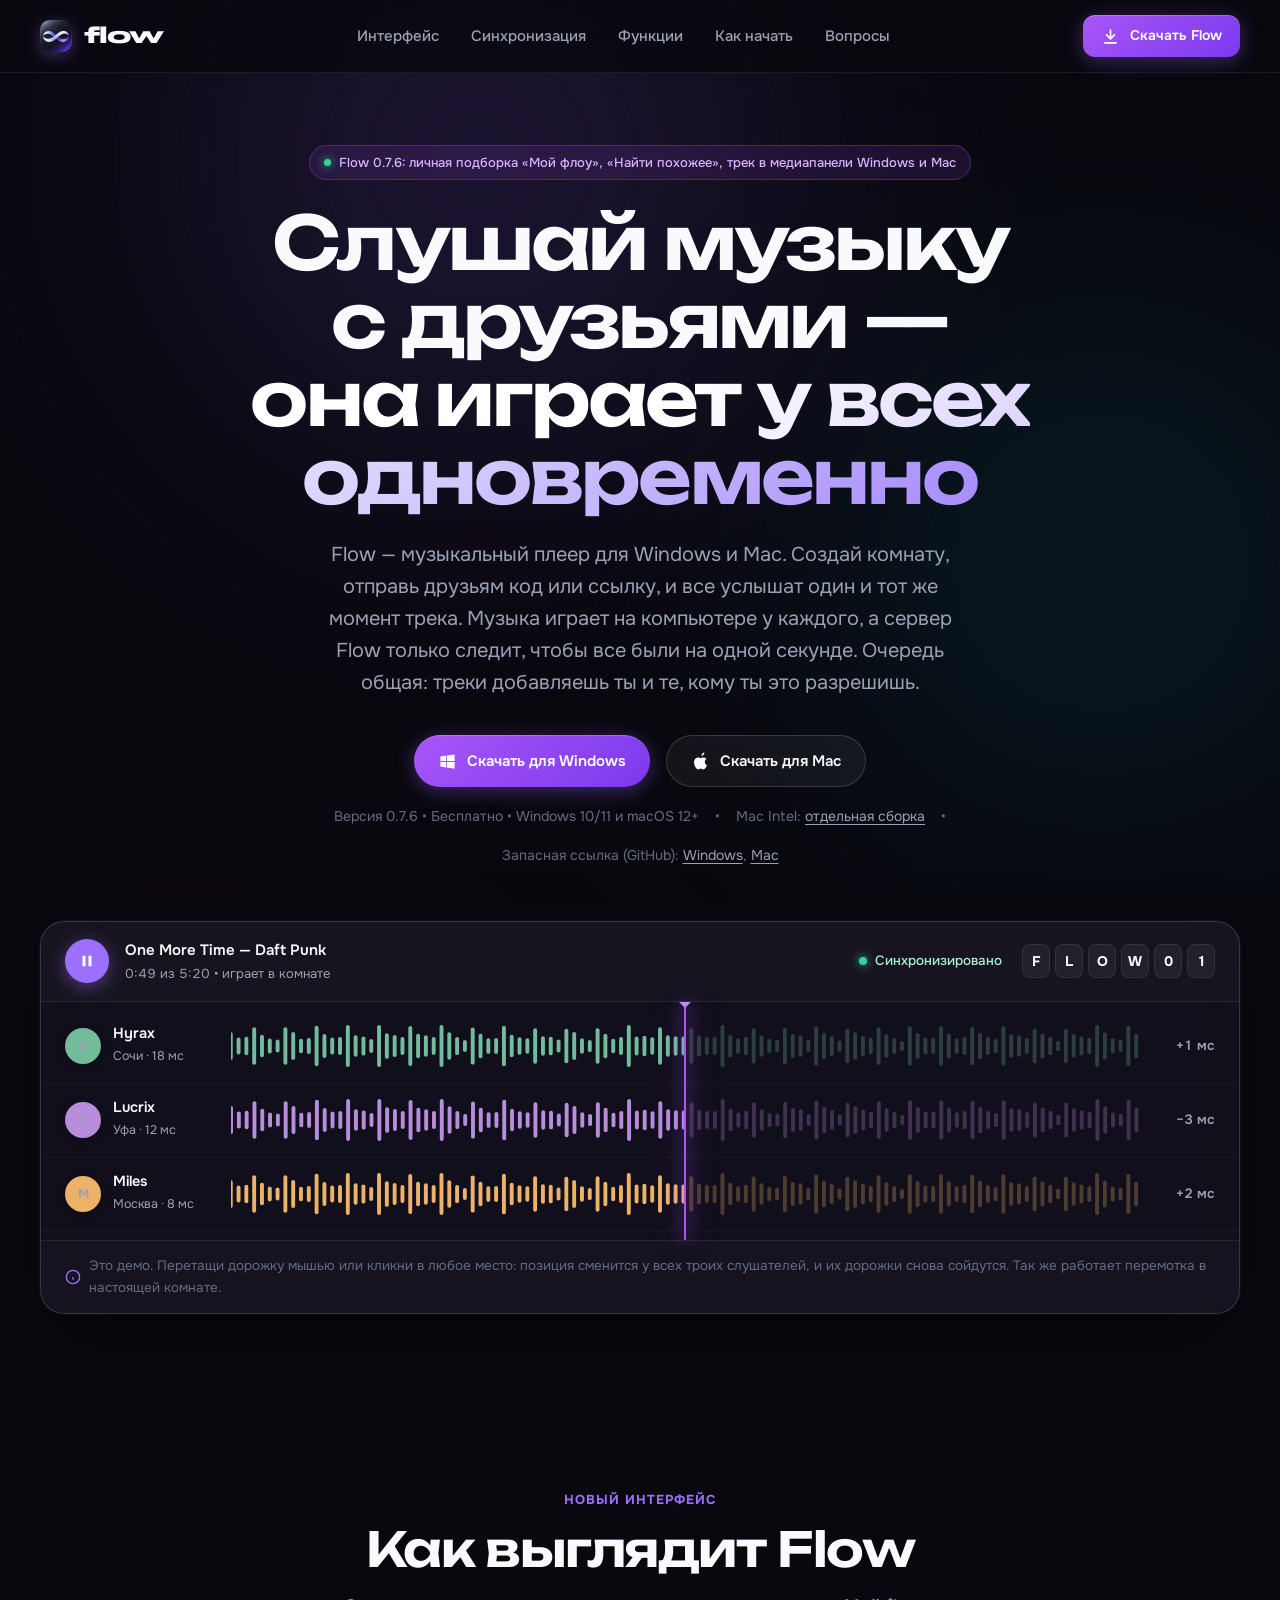
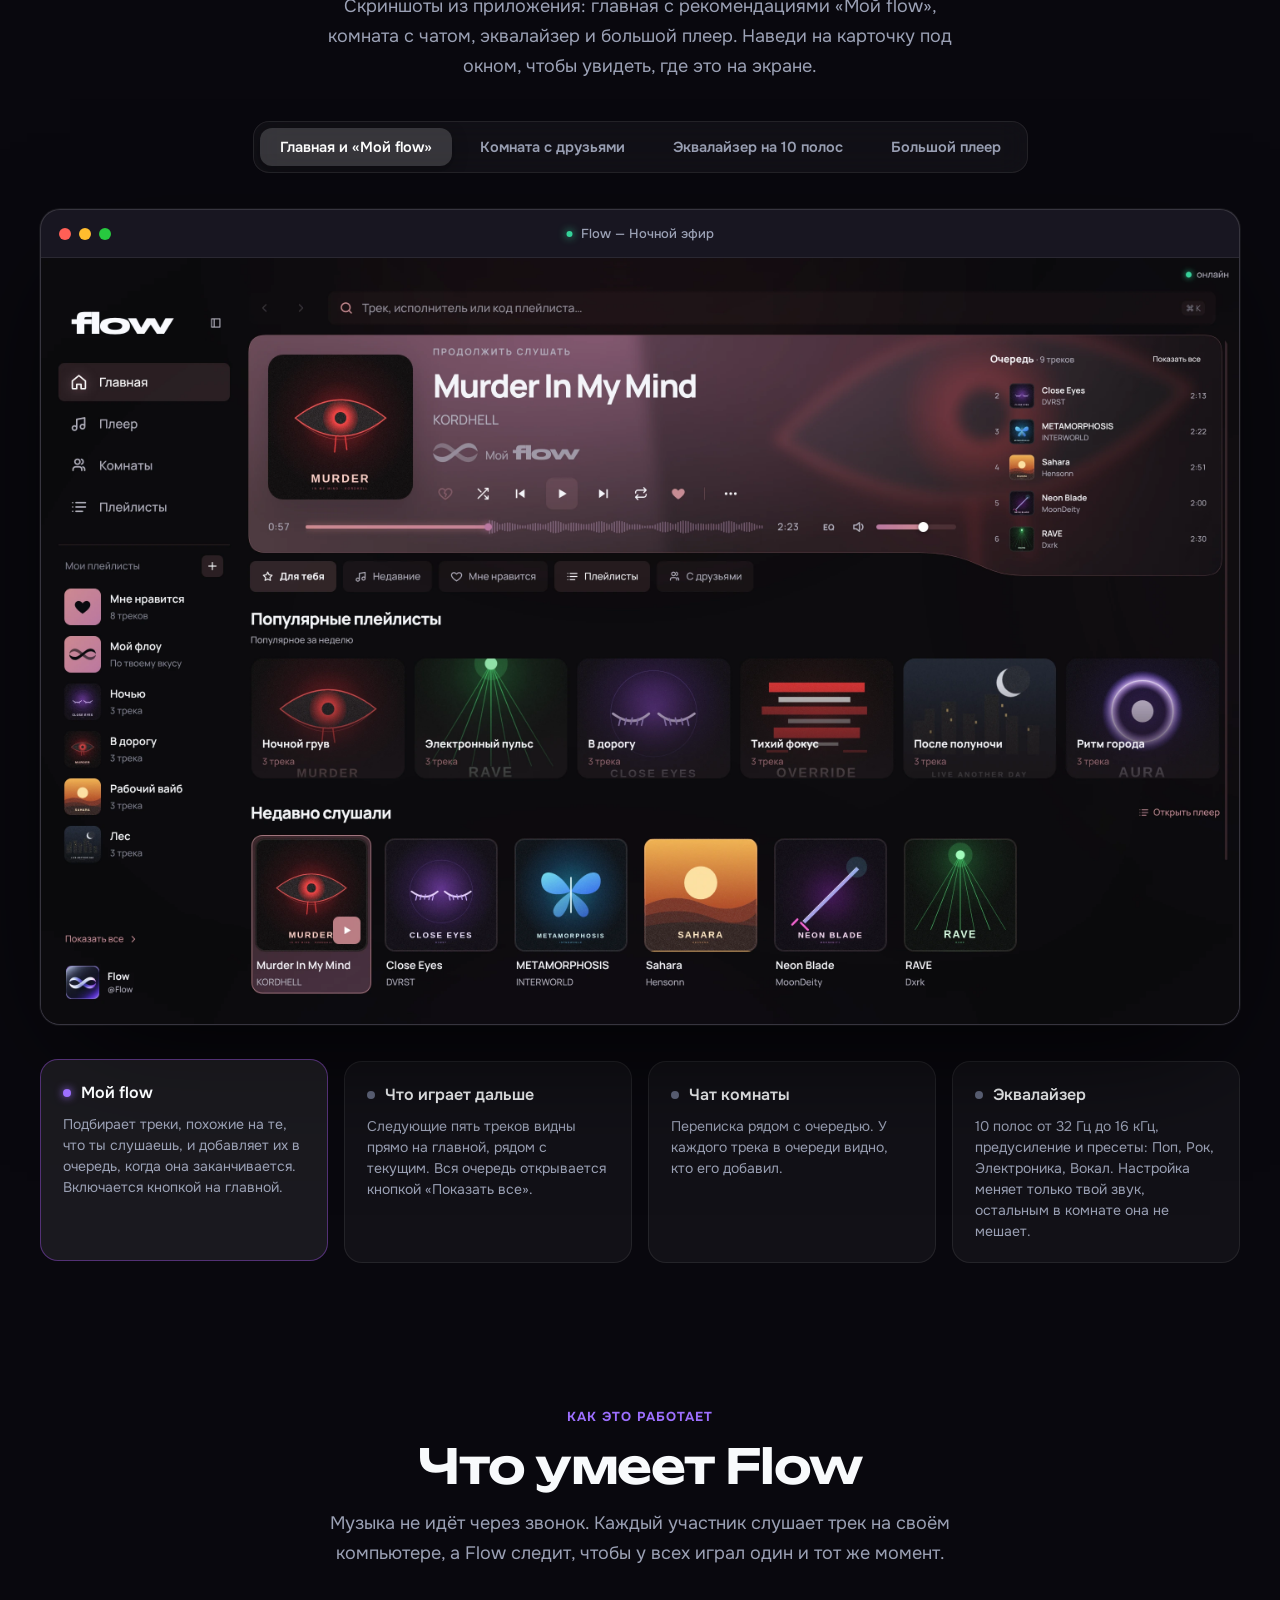
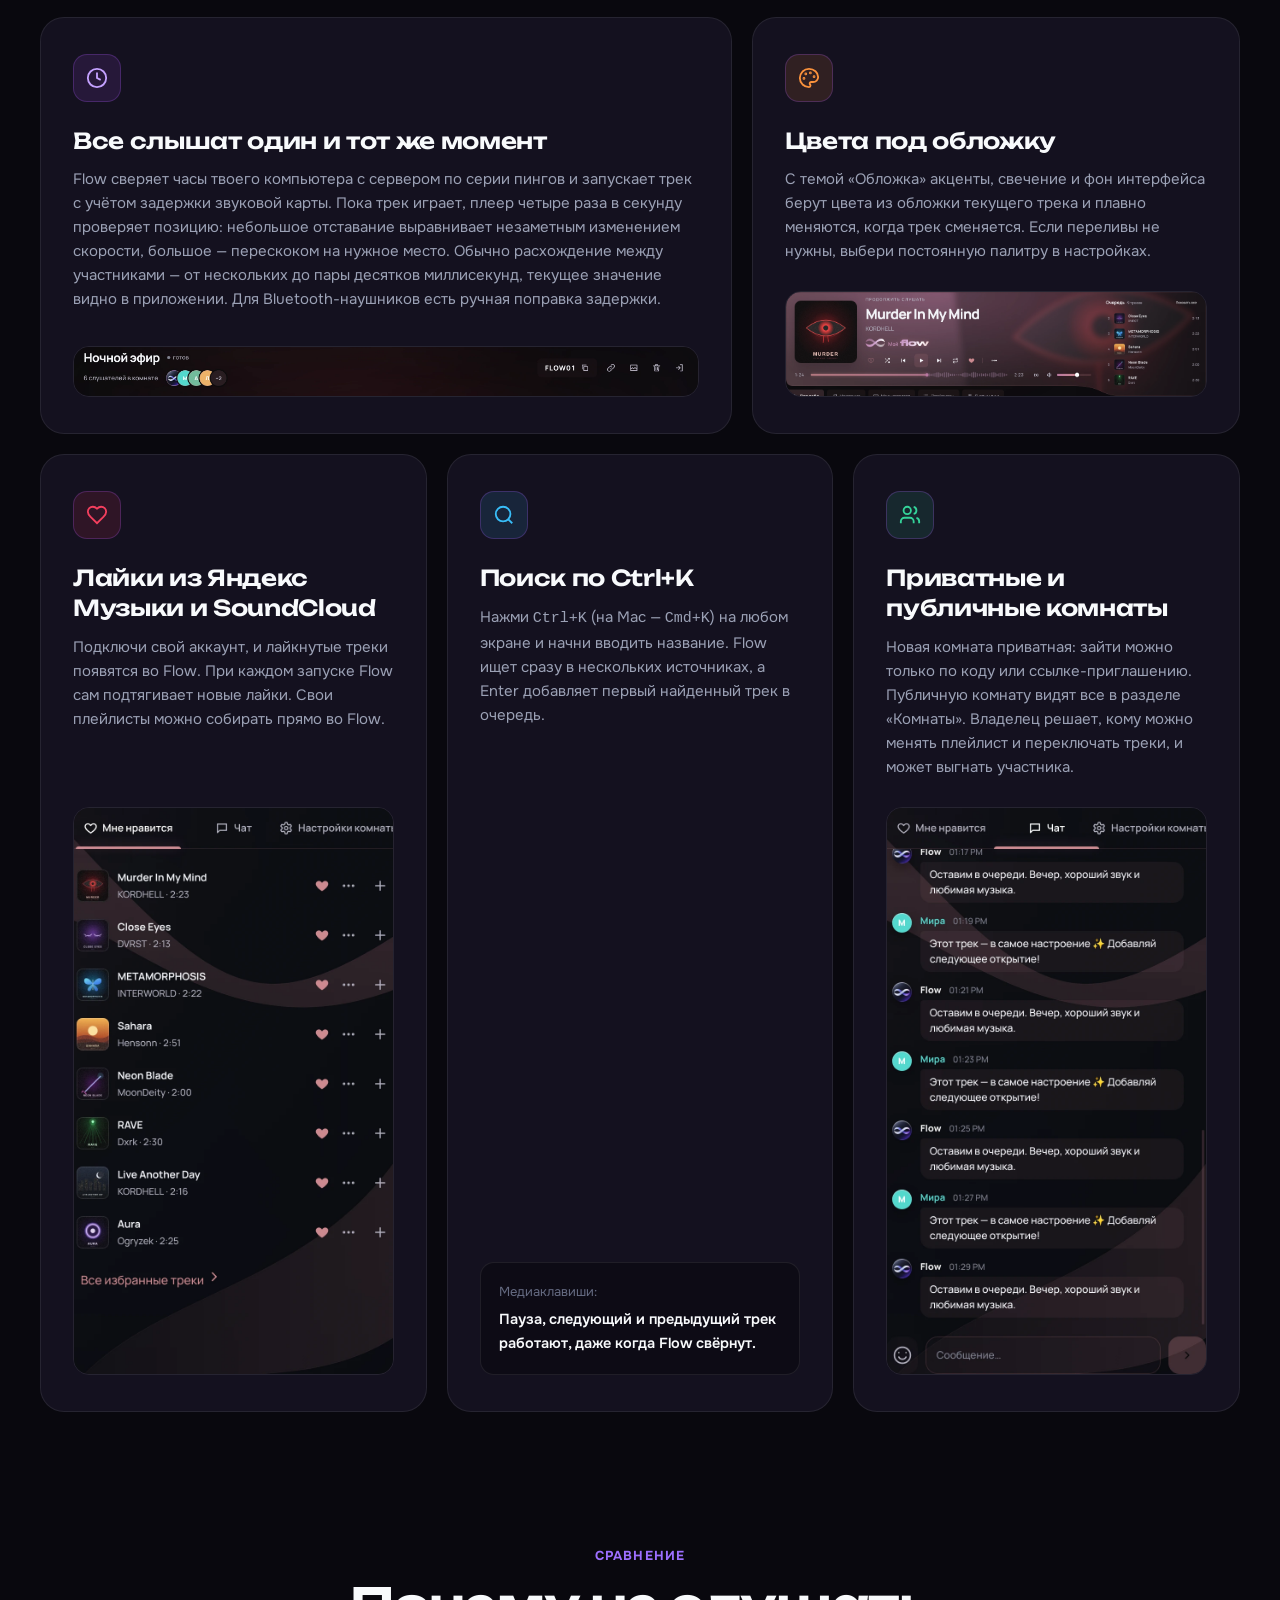
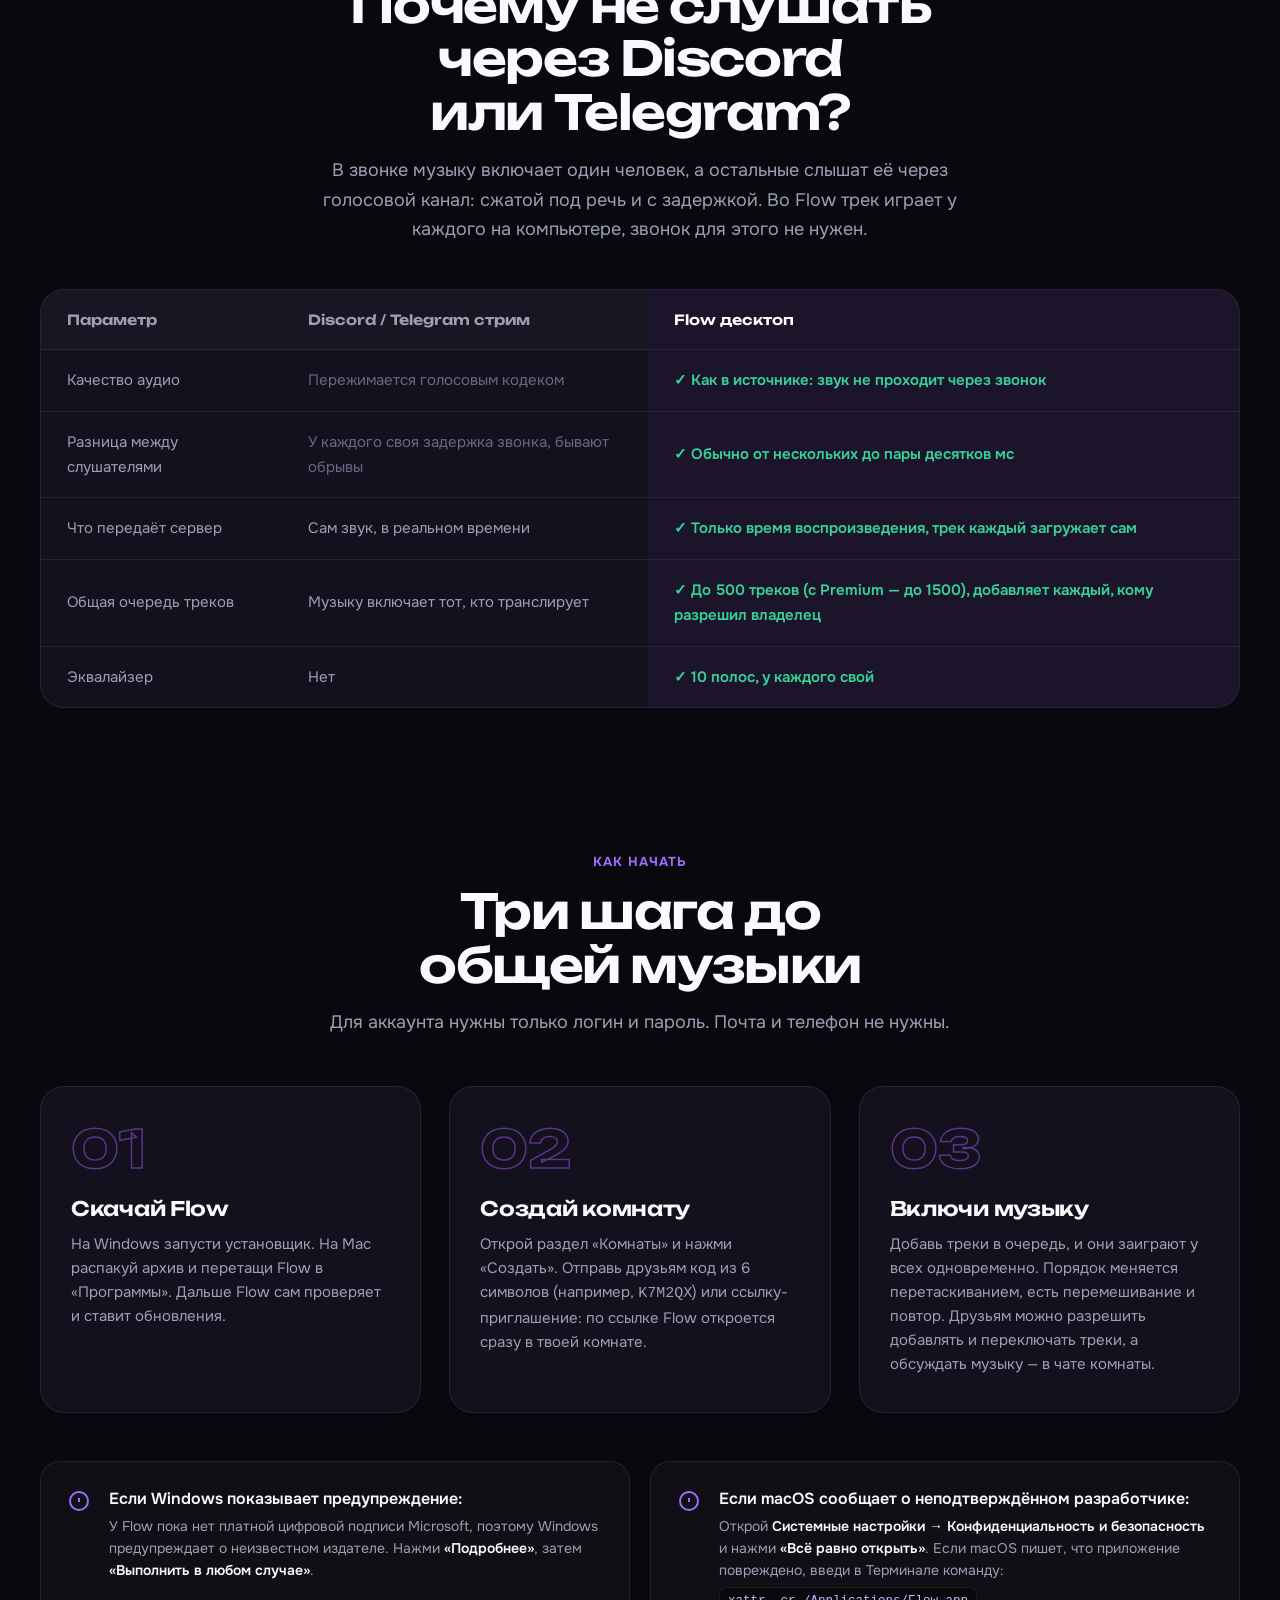
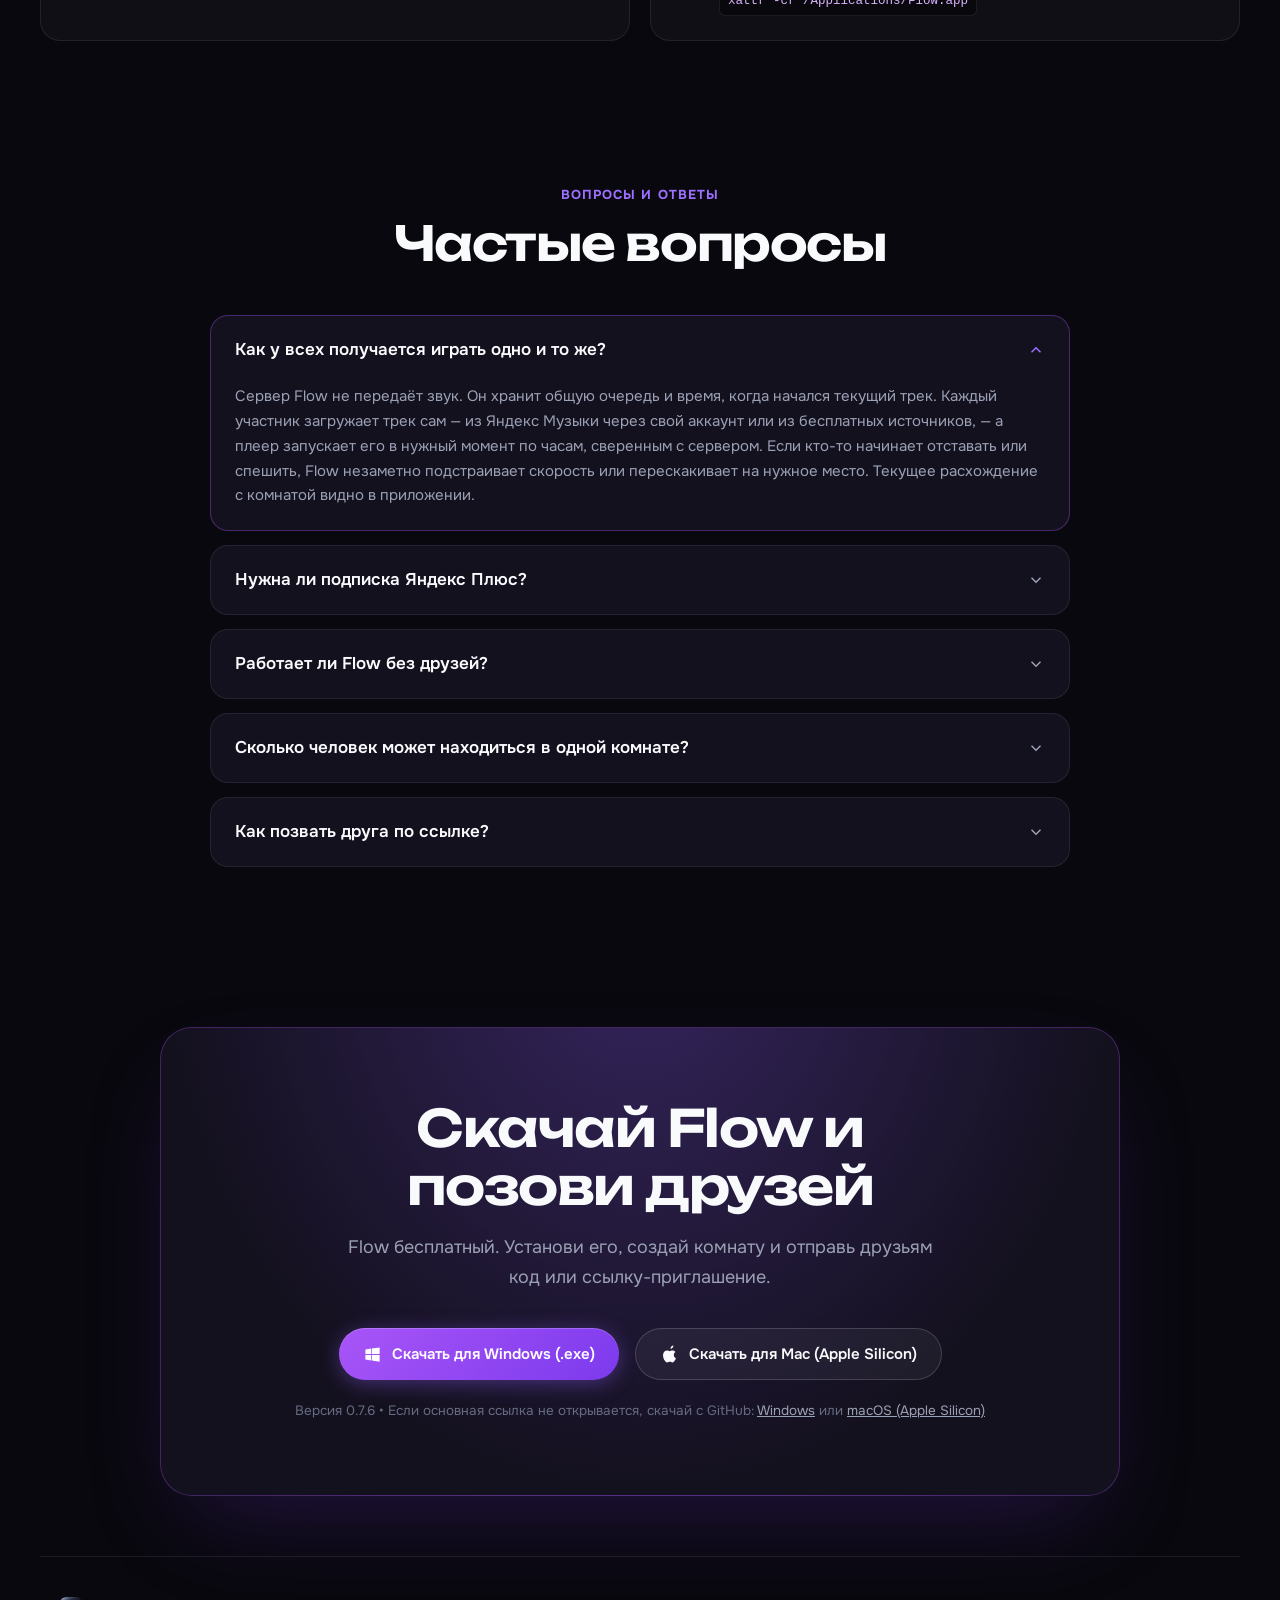
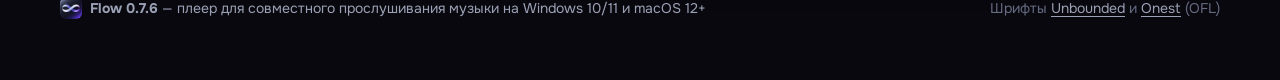
<file: index.html>
<!doctype html>
<html lang="ru">
<head>
<meta charset="utf-8">
<meta name="viewport" content="width=device-width, initial-scale=1">
<title>Flow — слушать музыку с друзьями одновременно</title>
<meta name="description" content="Flow — бесплатный музыкальный плеер для Windows и Mac. Создай комнату, отправь друзьям код или ссылку, и трек будет играть у всех одновременно: каждый слушает на своём компьютере, а Flow держит воспроизведение синхронным.">
<meta property="og:title" content="Flow — слушать музыку с друзьями одновременно">
<meta property="og:description" content="Комната по коду или ссылке, общая очередь, чат и синхронное воспроизведение на компьютере у каждого участника. Windows и Mac.">
<meta property="og:image" content="https://flowww.space/img/room.webp?v=20261101b">
<meta property="og:type" content="website">
<meta name="theme-color" content="#09080e">
<link rel="icon" href="img/icon.png">
<link rel="stylesheet" href="onest.css">
<style>
@font-face { font-family: Syne; src: url(fonts/Syne.ttf); font-weight: 400 800; font-display: swap; }
@font-face { font-family: Unbounded; font-weight: 400 800; font-display: swap; src: url(fonts/unbounded-cyrillic-ext.woff2) format('woff2'); unicode-range: U+0460-052F, U+1C80-1C8A, U+20B4, U+2DE0-2DFF, U+A640-A69F, U+FE2E-FE2F; }
@font-face { font-family: Unbounded; font-weight: 400 800; font-display: swap; src: url(fonts/unbounded-cyrillic.woff2) format('woff2'); unicode-range: U+0301, U+0400-045F, U+0490-0491, U+04B0-04B1, U+2116; }
@font-face { font-family: Unbounded; font-weight: 400 800; font-display: swap; src: url(fonts/unbounded-latin-ext.woff2) format('woff2'); unicode-range: U+0100-02BA, U+02BD-02C5, U+02C7-02CC, U+02CE-02D7, U+02DD-02FF, U+0304, U+0308, U+0329, U+1D00-1DBF, U+1E00-1E9F, U+1EF2-1EFF, U+2020, U+20A0-20AB, U+20AD-20C4, U+2113, U+2C60-2C7F, U+A720-A7FF; }
@font-face { font-family: Unbounded; font-weight: 400 800; font-display: swap; src: url(fonts/unbounded-latin.woff2) format('woff2'); unicode-range: U+0000-00FF, U+0131, U+0152-0153, U+02BB-02BC, U+02C6, U+02DA, U+02DC, U+0304, U+0308, U+0329, U+2000-206F, U+20AC, U+2122, U+2191, U+2193, U+2212, U+2215, U+FEFF, U+FFFD; }

:root {
  --bg: #09080e;
  --bg-subtle: #110e1a;
  --surface: rgba(255, 255, 255, 0.04);
  --surface-hover: rgba(255, 255, 255, 0.07);
  --surface-card: #14111f;
  --surface-border: rgba(255, 255, 255, 0.08);
  --surface-border-strong: rgba(255, 255, 255, 0.16);
  --text: #f8fafc;
  --muted: #9ba1b5;
  --dim: #656b82;
  --accent: #9d6fff;
  --accent-light: #c4a1ff;
  --accent-glow: rgba(157, 111, 255, 0.45);
  --cyan: #38bdf8;
  --cyan-glow: rgba(56, 189, 248, 0.35);
  --peach: #fb923c;
  --emerald: #34d399;
  --pink: #f43f5e;
  --nav-bg: rgba(9, 8, 14, 0.82);
  --lane-h: #72bc9c;
  --lane-l: #b88ddc;
  --lane-m: #ecb269;
}

@property --sx { syntax: "<percentage>"; inherits: true; initial-value: 50%; }
@property --sy { syntax: "<percentage>"; inherits: true; initial-value: 50%; }
@property --sr { syntax: "<length>"; inherits: true; initial-value: 0px; }

* { box-sizing: border-box; margin: 0; padding: 0; }
html { scroll-behavior: smooth; color-scheme: dark; }
body {
  background: var(--bg);
  color: var(--text);
  font: 400 16px/1.65 Onest, -apple-system, BlinkMacSystemFont, "Segoe UI", Roboto, sans-serif;
  -webkit-font-smoothing: antialiased;
  -moz-osx-font-smoothing: grayscale;
  overflow-x: hidden;
  position: relative;
}

/* фоновые световые акценты */
.ambient-glow {
  position: fixed;
  inset: 0;
  pointer-events: none;
  z-index: 0;
  overflow: hidden;
}
.glow-orb {
  position: absolute;
  border-radius: 50%;
  filter: blur(140px);
  opacity: 0.18;
}
.glow-1 { top: -10vw; left: 15vw; width: 45vw; height: 45vw; background: #8b5cf6; }
.glow-2 { top: 25vw; right: -5vw; width: 38vw; height: 38vw; background: #06b6d4; opacity: 0.12; }
.glow-3 { top: 75vw; left: -10vw; width: 50vw; height: 50vw; background: #ec4899; opacity: 0.08; }
.glow-4 { top: 130vw; right: 10vw; width: 42vw; height: 42vw; background: #6366f1; opacity: 0.12; }

a { color: inherit; text-decoration: none; }
img { display: block; max-width: 100%; height: auto; }
button { font-family: inherit; cursor: pointer; border: none; background: none; color: inherit; }
:focus-visible { outline: 2px solid var(--accent); outline-offset: 3px; border-radius: 8px; }

.wrap { width: min(1200px, 100% - 40px); margin: 0 auto; position: relative; z-index: 1; }

h1, h2, h3 { font-family: Unbounded, Onest, sans-serif; text-wrap: balance; }
h1 { font-size: clamp(38px, 5.8vw, 74px); line-height: 1.05; letter-spacing: -.038em; font-weight: 600; }
h2 { font-size: clamp(28px, 3.8vw, 48px); line-height: 1.12; letter-spacing: -.03em; font-weight: 600; }
h3 { font-size: 20px; line-height: 1.35; font-weight: 600; letter-spacing: -.015em; }

/* Навигация */
nav {
  position: sticky;
  top: 0;
  z-index: 40;
  background: var(--nav-bg);
  backdrop-filter: blur(20px);
  -webkit-backdrop-filter: blur(20px);
  border-bottom: 1px solid var(--surface-border);
  transition: border-color .2s;
}
nav .wrap { display: flex; align-items: center; justify-content: space-between; height: 72px; gap: 24px; }
.logo {
  display: flex;
  align-items: center;
  gap: 12px;
  font: 800 24px/1 Syne, sans-serif;
  letter-spacing: -.04em;
}
.logo-icon {
  width: 32px;
  height: 32px;
  border-radius: 10px;
  box-shadow: 0 4px 16px rgba(157, 111, 255, .35);
  transition: transform .2s ease;
}
.logo:hover .logo-icon { transform: scale(1.05); }
.nav-links { display: flex; align-items: center; gap: 32px; font-size: 15px; font-weight: 500; color: var(--muted); }
.nav-links a { transition: color .2s; }
.nav-links a:hover { color: var(--text); }
.nav-actions { display: flex; align-items: center; gap: 14px; }

/* Кнопки */
.btn {
  display: inline-flex;
  align-items: center;
  justify-content: center;
  gap: 10px;
  height: 52px;
  padding: 0 24px;
  border-radius: 999px;
  font-weight: 600;
  font-size: 15px;
  white-space: nowrap;
  transition: all .2s cubic-bezier(.16, 1, .3, 1);
  text-decoration: none;
}
.btn svg { width: 19px; height: 19px; flex-shrink: 0; }
.btn-primary {
  background: linear-gradient(135deg, #a855f7 0%, #7c3aed 100%);
  color: #fff;
  box-shadow: 0 4px 20px rgba(139, 92, 246, 0.4), inset 0 1px 0 rgba(255, 255, 255, 0.2);
}
.btn-primary:hover {
  transform: translateY(-2px);
  box-shadow: 0 8px 30px rgba(139, 92, 246, 0.55), inset 0 1px 0 rgba(255, 255, 255, 0.3);
  filter: brightness(1.05);
}
.btn-primary:active { transform: translateY(0); }

.btn-glass {
  background: rgba(255, 255, 255, 0.05);
  border: 1px solid var(--surface-border-strong);
  color: var(--text);
  backdrop-filter: blur(12px);
}
.btn-glass:hover {
  background: rgba(255, 255, 255, 0.09);
  border-color: rgba(255, 255, 255, 0.28);
  transform: translateY(-2px);
}
.btn-glass:active { transform: translateY(0); }

.btn-sm { height: 42px; padding: 0 18px; font-size: 14px; border-radius: 12px; }

/* Бейджи */
.pill-badge {
  display: inline-flex;
  align-items: center;
  gap: 8px;
  padding: 6px 14px;
  border-radius: 999px;
  font-size: 13px;
  font-weight: 500;
  background: rgba(168, 85, 247, 0.12);
  border: 1px solid rgba(168, 85, 247, 0.3);
  color: #d8b4fe;
  backdrop-filter: blur(8px);
}
.pill-badge .dot {
  width: 7px;
  height: 7px;
  border-radius: 50%;
  background: var(--emerald);
  box-shadow: 0 0 8px var(--emerald);
}

/* Первый экран */
.hero {
  padding: 72px 0 32px;
  text-align: center;
}
.hero-header {
  max-width: 860px;
  margin: 0 auto;
}
.hero-title {
  margin-top: 24px;
}
.gradient-text {
  background: linear-gradient(135deg, #ffffff 30%, #c4b5fd 75%, #a78bfa 100%);
  -webkit-background-clip: text;
  -webkit-text-fill-color: transparent;
}
.hero-lead {
  font-size: clamp(17px, 2vw, 20px);
  line-height: 1.6;
  color: var(--muted);
  max-width: 720px;
  margin: 24px auto 0;
  text-wrap: balance;
}
.hero-cta {
  display: flex;
  align-items: center;
  justify-content: center;
  gap: 16px;
  flex-wrap: wrap;
  margin-top: 36px;
}
.hero-meta {
  margin-top: 18px;
  font-size: 14px;
  color: var(--dim);
  display: flex;
  align-items: center;
  justify-content: center;
  gap: 16px;
  flex-wrap: wrap;
}
.hero-meta a { color: var(--muted); text-decoration: underline; text-underline-offset: 3px; }
.hero-meta a:hover { color: var(--text); }

/* Интерактивное демо синхронизации */
.demo-card {
  margin-top: 54px;
  border-radius: 24px;
  background: rgba(20, 17, 31, 0.85);
  border: 1px solid var(--surface-border-strong);
  backdrop-filter: blur(24px);
  -webkit-backdrop-filter: blur(24px);
  box-shadow: 0 24px 80px -20px rgba(0, 0, 0, 0.7), 0 0 0 1px rgba(255, 255, 255, 0.04);
  overflow: hidden;
  text-align: left;
}
.demo-topbar {
  display: flex;
  align-items: center;
  justify-content: space-between;
  gap: 16px;
  padding: 16px 24px;
  border-bottom: 1px solid var(--surface-border);
  background: rgba(255, 255, 255, 0.02);
}
.demo-play-wrap {
  display: flex;
  align-items: center;
  gap: 16px;
}
.demo-play-btn {
  width: 44px;
  height: 44px;
  border-radius: 50%;
  display: grid;
  place-items: center;
  background: var(--accent);
  color: #fff;
  box-shadow: 0 4px 18px var(--accent-glow);
  transition: transform .15s, background .2s;
  flex-shrink: 0;
}
.demo-play-btn:hover { transform: scale(1.06); background: var(--accent-light); }
.demo-play-btn svg { width: 18px; height: 18px; fill: currentColor; }
.demo-play-btn .i-play { display: none; margin-left: 2px; }
.demo-card.paused .demo-play-btn .i-play { display: block; }
.demo-card.paused .demo-play-btn .i-pause { display: none; }

.demo-track-info { min-width: 0; }
.demo-track-title { font-weight: 600; font-size: 15px; color: var(--text); white-space: nowrap; overflow: hidden; text-overflow: ellipsis; }
.demo-track-meta { font-size: 13px; color: var(--muted); font-variant-numeric: tabular-nums; }

.demo-status-wrap {
  display: flex;
  align-items: center;
  gap: 20px;
}
.demo-sync-badge {
  display: inline-flex;
  align-items: center;
  gap: 8px;
  font-size: 13.5px;
  font-weight: 500;
  color: var(--muted);
}
.demo-sync-dot {
  width: 8px;
  height: 8px;
  border-radius: 50%;
  background: var(--dim);
  transition: all .3s;
}
.demo-card.synced .demo-sync-dot {
  background: var(--emerald);
  box-shadow: 0 0 10px var(--emerald);
}
.demo-card.synced .demo-sync-badge { color: #a7f3d0; }

.demo-code-pill {
  display: flex;
  gap: 5px;
  cursor: pointer;
  user-select: none;
}
.demo-code-pill b {
  width: 28px;
  height: 34px;
  display: grid;
  place-items: center;
  border-radius: 8px;
  font: 700 14px Onest, sans-serif;
  color: var(--text);
  background: rgba(255, 255, 255, 0.05);
  border: 1px solid var(--surface-border);
  transition: all .25s ease;
}
.demo-code-pill:hover b { border-color: rgba(255, 255, 255, 0.25); background: rgba(255, 255, 255, 0.08); }
.demo-code-pill.on b {
  color: #ff4766;
  border-color: rgba(255, 71, 102, 0.7);
  box-shadow: 0 0 16px rgba(255, 71, 102, 0.4), inset 0 0 8px rgba(255, 71, 102, 0.2);
  animation: hop .5s cubic-bezier(.3, 1.6, .5, 1) both;
}
.demo-code-pill.on b:nth-child(2) { animation-delay: .06s; }
.demo-code-pill.on b:nth-child(3) { animation-delay: .12s; }
.demo-code-pill.on b:nth-child(4) { animation-delay: .18s; }
.demo-code-pill.on b:nth-child(5) { animation-delay: .24s; }
.demo-code-pill.on b:nth-child(6) { animation-delay: .3s; }
@keyframes hop { 40% { transform: translateY(-8px) scale(1.08); } }

.lanes-canvas-area {
  position: relative;
  padding: 8px 0;
  cursor: grab;
  touch-action: pan-y;
}
.lanes-canvas-area.drag { cursor: grabbing; }

.lane-row {
  display: grid;
  grid-template-columns: 190px 1fr 100px;
  align-items: center;
  height: 74px;
  position: relative;
  border-bottom: 1px solid rgba(255, 255, 255, 0.03);
}
.lane-row:last-child { border-bottom: none; }
.lane-user {
  padding-left: 24px;
  display: flex;
  align-items: center;
  gap: 12px;
  min-width: 0;
}
.lane-avatar {
  width: 36px;
  height: 36px;
  border-radius: 50%;
  display: grid;
  place-items: center;
  font-weight: 700;
  font-size: 14px;
  color: #0d0a14;
  background: var(--c);
  flex-shrink: 0;
  box-shadow: 0 2px 10px rgba(0, 0, 0, 0.3);
}
.lane-user b { display: block; font-weight: 600; font-size: 14.5px; line-height: 1.25; }
.lane-user span { color: var(--muted); font-size: 12.5px; }

.lane-row canvas { width: 100%; height: 52px; display: block; }
.lane-offset {
  padding-right: 24px;
  text-align: right;
  font-size: 13.5px;
  font-weight: 600;
  font-variant-numeric: tabular-nums;
  color: var(--muted);
  transition: color .3s;
}
.lane-offset.far { color: var(--pink); }

.sync-needle {
  position: absolute;
  top: 0;
  bottom: 0;
  width: 2px;
  margin-left: -1px;
  background: #a855f7;
  pointer-events: none;
  box-shadow: 0 0 16px #a855f7, 0 0 30px rgba(168, 85, 247, 0.6);
  z-index: 10;
}
.sync-needle::before {
  content: "";
  position: absolute;
  top: 0;
  left: -5px;
  border: 6px solid transparent;
  border-top-color: #c084fc;
}

.demo-footer-hint {
  padding: 14px 24px;
  border-top: 1px solid var(--surface-border);
  background: rgba(255, 255, 255, 0.015);
  font-size: 13.5px;
  color: var(--dim);
  display: flex;
  align-items: center;
  gap: 8px;
}
.demo-footer-hint svg { width: 16px; height: 16px; flex-shrink: 0; color: var(--accent); }

/* Витрина приложения (macOS Mockup) */
.showcase-sec {
  padding-top: 140px;
  text-align: center;
}
.sec-tag {
  display: inline-block;
  font-size: 13px;
  font-weight: 700;
  text-transform: uppercase;
  letter-spacing: .08em;
  color: var(--accent);
  margin-bottom: 12px;
}
.sec-lead {
  color: var(--muted);
  font-size: 18px;
  margin: 16px auto 0;
  max-width: 640px;
}

/* Переключатель вкладок витрины */
.showcase-tabs {
  display: inline-flex;
  align-items: center;
  gap: 8px;
  padding: 6px;
  border-radius: 16px;
  background: rgba(255, 255, 255, 0.04);
  border: 1px solid var(--surface-border);
  margin-top: 40px;
  backdrop-filter: blur(16px);
  max-width: 100%;
  overflow-x: auto;
}
.showcase-tab {
  padding: 10px 20px;
  border-radius: 12px;
  font-size: 14.5px;
  font-weight: 600;
  color: var(--muted);
  transition: all .2s;
  white-space: nowrap;
}
.showcase-tab:hover { color: var(--text); background: rgba(255, 255, 255, 0.04); }
.showcase-tab.active {
  background: var(--surface-border-strong);
  color: #fff;
  box-shadow: 0 4px 16px rgba(0, 0, 0, 0.3);
}

/* Окно macOS */
.mac-window {
  margin-top: 36px;
  border-radius: 20px;
  background: #110e1a;
  border: 1px solid var(--surface-border-strong);
  box-shadow: 0 40px 120px -30px rgba(0, 0, 0, 0.85), 0 0 0 1px rgba(255, 255, 255, 0.06);
  overflow: hidden;
  position: relative;
}
.mac-titlebar {
  height: 48px;
  background: rgba(255, 255, 255, 0.03);
  border-bottom: 1px solid var(--surface-border);
  display: flex;
  align-items: center;
  padding: 0 18px;
  position: relative;
}
.mac-dots {
  display: flex;
  gap: 8px;
}
.mac-dot {
  width: 12px;
  height: 12px;
  border-radius: 50%;
}
.dot-red { background: #ff5f56; }
.dot-yellow { background: #ffbd2e; }
.dot-green { background: #27c93f; }
.mac-title {
  position: absolute;
  left: 50%;
  transform: translateX(-50%);
  font-size: 13px;
  font-weight: 500;
  color: var(--muted);
  display: flex;
  align-items: center;
  gap: 8px;
}
.mac-title .status-dot {
  width: 6px;
  height: 6px;
  border-radius: 50%;
  background: var(--emerald);
  box-shadow: 0 0 8px var(--emerald);
}

.mac-viewport {
  position: relative;
  background: #0d0a14;
}
.mac-screen {
  width: 100%;
  height: auto;
  display: block;
  transition: opacity .35s ease, transform .35s ease;
}
.mac-screen.hidden {
  display: none;
}

/* Подсветка элементов витрины */
.spotlight-overlay {
  position: absolute;
  left: 50%; top: 50%; width: 0; height: 0;
  border-radius: 14px;
  pointer-events: none;
  opacity: 0;
  /* затемняем всё вокруг выделенного блока, сам блок обводим светом */
  box-shadow: 0 0 0 200vmax rgba(9, 8, 14, 0.74), 0 0 0 2px rgba(196, 161, 255, 0.95), 0 0 30px 6px rgba(157, 111, 255, 0.55);
  transition: opacity .35s, left .45s cubic-bezier(.16, 1, .3, 1), top .45s cubic-bezier(.16, 1, .3, 1), width .45s cubic-bezier(.16, 1, .3, 1), height .45s cubic-bezier(.16, 1, .3, 1);
}
.mac-viewport { overflow: hidden; }
.mac-viewport.lit .spotlight-overlay { opacity: 1; }

.features-hotspots {
  display: grid;
  grid-template-columns: repeat(4, 1fr);
  gap: 16px;
  margin-top: 36px;
  text-align: left;
}
.hotspot-card {
  padding: 20px 22px;
  border-radius: 18px;
  background: var(--surface);
  border: 1px solid var(--surface-border);
  transition: all .2s;
  cursor: pointer;
}
.hotspot-card:hover, .hotspot-card.active {
  background: rgba(255, 255, 255, 0.07);
  border-color: rgba(168, 85, 247, 0.4);
  transform: translateY(-2px);
}
.hotspot-card h4 {
  font-size: 16px;
  font-weight: 600;
  display: flex;
  align-items: center;
  gap: 10px;
}
.hotspot-card h4::before {
  content: "";
  width: 8px;
  height: 8px;
  border-radius: 50%;
  background: var(--dim);
  transition: background .2s;
  flex-shrink: 0;
}
.hotspot-card.active h4::before, .hotspot-card:hover h4::before {
  background: var(--accent);
  box-shadow: 0 0 8px var(--accent);
}
.hotspot-card p {
  color: var(--muted);
  font-size: 14px;
  line-height: 1.5;
  margin-top: 8px;
}

/* Сетка возможностей (Bento Grid) */
.bento-sec {
  padding-top: 140px;
}
.bento-grid {
  display: grid;
  grid-template-columns: repeat(12, 1fr);
  gap: 20px;
  margin-top: 48px;
}
.bento-card {
  background: var(--surface-card);
  border: 1px solid var(--surface-border);
  border-radius: 24px;
  padding: 36px 32px;
  position: relative;
  overflow: hidden;
  transition: all .25s ease;
  display: flex;
  flex-direction: column;
  justify-content: space-between;
}
.bento-card:hover {
  border-color: var(--surface-border-strong);
  transform: translateY(-3px);
  box-shadow: 0 20px 50px -15px rgba(0, 0, 0, 0.6);
}

.card-span-7 { grid-column: span 7; }
.card-span-5 { grid-column: span 5; }
.card-span-4 { grid-column: span 4; }
.card-span-6 { grid-column: span 6; }
.card-span-8 { grid-column: span 8; }

.bento-icon-box {
  width: 48px;
  height: 48px;
  border-radius: 14px;
  background: rgba(168, 85, 247, 0.12);
  border: 1px solid rgba(168, 85, 247, 0.25);
  display: grid;
  place-items: center;
  color: var(--accent-light);
  margin-bottom: 24px;
}
.bento-icon-box svg { width: 22px; height: 22px; }

.bento-card h3 { font-size: 22px; margin-bottom: 12px; }
.bento-card p { color: var(--muted); font-size: 15px; line-height: 1.6; }

.bento-visual {
  margin-top: 28px;
  border-radius: 16px;
  overflow: hidden;
  border: 1px solid var(--surface-border);
}
.bento-visual img { width: 100%; height: auto; display: block; }

/* Сравнение Flow vs Discord/Telegram */
.compare-sec {
  padding-top: 130px;
}
.compare-table-wrap {
  margin-top: 44px;
  border-radius: 24px;
  background: var(--surface-card);
  border: 1px solid var(--surface-border);
  overflow: hidden;
}
.compare-table {
  width: 100%;
  border-collapse: collapse;
  text-align: left;
}
.compare-table th, .compare-table td {
  padding: 18px 26px;
  border-bottom: 1px solid var(--surface-border);
}
.compare-table th {
  font-family: Unbounded, sans-serif;
  font-size: 14px;
  font-weight: 600;
  color: var(--muted);
  background: rgba(255, 255, 255, 0.02);
}
.compare-table th.flow-col, .compare-table td.flow-col {
  background: rgba(168, 85, 247, 0.05);
  color: #fff;
  font-weight: 600;
}
.compare-table td { font-size: 15px; color: var(--muted); }
.compare-table tr:last-child td { border-bottom: none; }
.status-good { color: var(--emerald); font-weight: 600; display: inline-flex; align-items: center; gap: 6px; }
.status-bad { color: var(--dim); display: inline-flex; align-items: center; gap: 6px; }

/* Как начать (Шаги) */
.steps-sec {
  padding-top: 140px;
}
.steps-grid {
  list-style: none;
  display: grid;
  grid-template-columns: repeat(3, 1fr);
  gap: 28px;
  margin-top: 48px;
  counter-reset: s;
}
.step-card {
  counter-increment: s;
  padding: 36px 30px;
  border-radius: 24px;
  background: var(--surface-card);
  border: 1px solid var(--surface-border);
  position: relative;
  transition: all .2s;
}
.step-card:hover { border-color: var(--surface-border-strong); transform: translateY(-3px); }
.step-number {
  font: 700 52px/1 Unbounded, sans-serif;
  color: transparent;
  -webkit-text-stroke: 1.5px rgba(168, 85, 247, 0.5);
  margin-bottom: 20px;
}
.step-card h3 { font-size: 20px; margin-bottom: 10px; }
.step-card p { color: var(--muted); font-size: 15px; line-height: 1.6; }

/* Системные уведомления */
.install-hints {
  margin-top: 48px;
  display: grid;
  grid-template-columns: 1fr 1fr;
  gap: 20px;
}
.install-box {
  padding: 24px 26px;
  border-radius: 20px;
  background: rgba(255, 255, 255, 0.03);
  border: 1px solid var(--surface-border);
  display: flex;
  gap: 18px;
  align-items: flex-start;
}
.install-box svg { width: 24px; height: 24px; color: var(--accent); flex-shrink: 0; margin-top: 3px; }
.install-box b { color: var(--text); font-weight: 600; }
.install-box p { font-size: 14px; color: var(--muted); line-height: 1.55; margin-top: 4px; }
.code-inline {
  display: inline-block;
  padding: 3px 8px;
  border-radius: 6px;
  background: rgba(0, 0, 0, 0.4);
  border: 1px solid var(--surface-border);
  font-family: monospace;
  font-size: 12.5px;
  color: #d8b4fe;
  user-select: all;
  margin-top: 6px;
}

/* FAQ аккордеон */
.faq-sec {
  padding-top: 140px;
  max-width: 860px;
  margin: 0 auto;
}
.faq-list {
  margin-top: 44px;
  display: flex;
  flex-direction: column;
  gap: 14px;
}
.faq-item {
  border-radius: 18px;
  background: var(--surface-card);
  border: 1px solid var(--surface-border);
  overflow: hidden;
  transition: border-color .2s;
}
.faq-item[open] { border-color: rgba(168, 85, 247, 0.35); }
.faq-summary {
  padding: 20px 24px;
  font-size: 17px;
  font-weight: 600;
  cursor: pointer;
  list-style: none;
  display: flex;
  align-items: center;
  justify-content: space-between;
  user-select: none;
}
.faq-summary::-webkit-details-marker { display: none; }
.faq-summary svg {
  width: 18px;
  height: 18px;
  color: var(--muted);
  transition: transform .25s ease;
  flex-shrink: 0;
}
.faq-item[open] .faq-summary svg { transform: rotate(180deg); color: var(--accent); }
.faq-content {
  padding: 0 24px 22px;
  font-size: 15px;
  color: var(--muted);
  line-height: 1.65;
}

/* Финальный призыв к действию */
.final-cta-sec {
  padding: 160px 0 60px;
  text-align: center;
}
.final-cta-card {
  padding: 72px 40px;
  border-radius: 32px;
  background: radial-gradient(ellipse at 50% -20%, rgba(139, 92, 246, 0.35), var(--surface-card) 70%);
  border: 1px solid rgba(168, 85, 247, 0.3);
  box-shadow: 0 40px 100px -30px rgba(124, 58, 237, 0.25);
  max-width: 960px;
  margin: 0 auto;
}
.final-cta-card h2 { font-size: clamp(30px, 4vw, 52px); }
.final-cta-card p { font-size: 18px; color: var(--muted); margin: 18px auto 0; max-width: 600px; }

/* Подвал */
footer {
  border-top: 1px solid var(--surface-border);
  padding: 40px 0 60px;
  font-size: 14px;
  color: var(--dim);
}
footer .wrap {
  display: flex;
  align-items: center;
  justify-content: space-between;
  flex-wrap: wrap;
  gap: 20px;
}
footer a { color: var(--muted); text-decoration: underline; text-underline-offset: 3px; }
footer a:hover { color: var(--text); }
.footer-badge {
  display: inline-flex;
  align-items: center;
  gap: 8px;
  color: var(--muted);
}

/* Адаптивность */
@media (max-width: 1040px) {
  .features-hotspots { grid-template-columns: repeat(2, 1fr); }
  .bento-grid { grid-template-columns: 1fr; }
  .card-span-7, .card-span-5, .card-span-4, .card-span-6, .card-span-8 { grid-column: span 1; }
  .install-hints { grid-template-columns: 1fr; }
}

@media (max-width: 768px) {
  .nav-links { display: none; }
  .hero { padding-top: 48px; }
  .lane-row {
    grid-template-columns: 1fr auto;
    grid-template-rows: auto 48px;
    height: auto;
    padding: 10px 0 6px;
  }
  .lane-user { padding-left: 16px; }
  .lane-offset { padding-right: 16px; grid-row: 1; grid-column: 2; }
  .lane-row canvas { grid-column: 1 / -1; height: 48px; margin-top: 4px; }
  .demo-topbar { flex-wrap: wrap; }
  .demo-status-wrap { width: 100%; justify-content: space-between; }
  .features-hotspots { grid-template-columns: 1fr; }
  .steps-grid { grid-template-columns: 1fr; }
  .final-cta-card { padding: 48px 24px; }
}

@media (prefers-reduced-motion: reduce) {
  html { scroll-behavior: auto; }
  .demo-code-pill.on b { animation: none; }
  .btn-primary:hover, .btn-glass:hover { transform: none; }
}
</style>
</head>
<body>

<div class="ambient-glow" aria-hidden="true">
  <div class="glow-orb glow-1"></div>
  <div class="glow-orb glow-2"></div>
  <div class="glow-orb glow-3"></div>
  <div class="glow-orb glow-4"></div>
</div>

<nav>
  <div class="wrap">
    <a class="logo" href="#">
      <img src="img/icon.png" alt="Flow" class="logo-icon">
      flow
    </a>
    <div class="nav-links">
      <a href="#showcase">Интерфейс</a>
      <a href="#sync">Синхронизация</a>
      <a href="#features">Функции</a>
      <a href="#start">Как начать</a>
      <a href="#faq">Вопросы</a>
    </div>
    <div class="nav-actions">
      <a class="btn btn-primary btn-sm" href="https://github.com/Lucrix1337/flow/releases/latest/download/Flow-Setup.exe" data-os-link>
        <svg viewBox="0 0 24 24" fill="none" stroke="currentColor" stroke-width="2.2" stroke-linecap="round" stroke-linejoin="round"><path d="M12 4v11m-5-5 5 5 5-5M5 20h14"/></svg>
        <span data-os-text>Скачать Flow</span>
      </a>
    </div>
  </div>
</nav>

<main class="wrap">
  <!-- Первый экран -->
  <header class="hero">
    <div class="hero-header">
      <div class="pill-badge">
        <span class="dot"></span>
        <span>Flow 0.7.6: личная подборка «Мой флоу», «Найти похожее», трек в медиапанели Windows и Mac</span>
      </div>
      <h1 class="hero-title">
        Слушай музыку с друзьями —<br>
        <span class="gradient-text">она играет у всех одновременно</span>
      </h1>
      <p class="hero-lead">
        Flow — музыкальный плеер для Windows и Mac. Создай комнату, отправь друзьям код или ссылку, и все услышат один и тот же момент трека. Музыка играет на компьютере у каждого, а сервер Flow только следит, чтобы все были на одной секунде. Очередь общая: треки добавляешь ты и те, кому ты это разрешишь.
      </p>

      <div class="hero-cta">
        <a class="btn btn-primary" href="https://github.com/Lucrix1337/flow/releases/latest/download/Flow-Setup.exe" data-download-win>
          <svg viewBox="0 0 24 24" fill="currentColor"><path d="M3 5.557L10.231 4.5v6.924H3V5.557zm0 7.02h7.231V19.5L3 18.443v-5.866zm8.175-8.22L21 3v8.424h-9.825V4.357zm9.825 8.22V21l-9.825-1.357v-6.866H21z"/></svg>
          Скачать для Windows
        </a>
        <a class="btn btn-glass" href="https://github.com/Lucrix1337/flow/releases/latest/download/Flow-mac-arm64.zip" data-download-mac>
          <svg viewBox="0 0 24 24" fill="currentColor"><path d="M18.71 19.5c-.83 1.24-1.71 2.45-3.05 2.47-1.34.03-1.77-.79-3.29-.79-1.53 0-2 .77-3.27.82-1.31.05-2.3-1.32-3.14-2.53C4.25 17 2.94 12.45 4.7 9.39c.87-1.52 2.43-2.48 4.12-2.51 1.28-.02 2.5.87 3.29.87.78 0 2.26-1.07 3.81-.91.65.03 2.47.26 3.64 1.98-.09.06-2.17 1.28-2.15 3.81.03 3.02 2.65 4.03 2.68 4.04-.03.07-.42 1.44-1.38 2.83M15.97 3.5c.62-.75 1.04-1.8 0.93-2.85-.9.04-1.99.6-2.64 1.35-.57.65-1.07 1.72-.94 2.74 1 .08 2.03-.49 2.65-1.24z"/></svg>
          Скачать для Mac
        </a>
      </div>

      <div class="hero-meta">
        <span>Версия 0.7.6 • Бесплатно • Windows 10/11 и macOS 12+</span>
        <span>•</span>
        <span>Mac Intel: <a href="https://github.com/Lucrix1337/flow/releases/latest/download/Flow-mac-x64.zip">отдельная сборка</a></span>
        <span>•</span>
        <span>Запасная ссылка (GitHub): <a href="https://api.flowww.space/download/Flow-Setup.exe">Windows</a>, <a href="https://api.flowww.space/download/Flow-mac-arm64.zip">Mac</a></span>
      </div>
    </div>

    <!-- Интерактивная демонстрация синхронизации -->
    <div class="demo-card paused" id="demo" aria-label="Интерактивное демо синхронизации">
      <div class="demo-topbar">
        <div class="demo-play-wrap">
          <button class="demo-play-btn" id="play" aria-label="Пауза у всех">
            <svg class="i-pause" viewBox="0 0 24 24"><path d="M6 5h4v14H6zM14 5h4v14h-4z"/></svg>
            <svg class="i-play" viewBox="0 0 24 24"><path d="M7 4.5v15L19.5 12z"/></svg>
          </button>
          <div class="demo-track-info">
            <div class="demo-track-title">One More Time — Daft Punk</div>
            <div class="demo-track-meta"><span id="time">0:00</span> из 5:20 • играет в комнате</div>
          </div>
        </div>

        <div class="demo-status-wrap">
          <div class="demo-sync-badge">
            <span class="demo-sync-dot"></span>
            <span id="state">Синхронизировано</span>
          </div>
          <div class="demo-code-pill" id="egg" title="Код комнаты: нажми для пасхалки">
            <b>F</b><b>L</b><b>O</b><b>W</b><b>0</b><b>1</b>
          </div>
        </div>
      </div>

      <div class="lanes-canvas-area" id="lanes">
        <div class="lane-row" style="--c: var(--lane-h)">
          <div class="lane-user"><span class="lane-avatar">H</span><div><b>Hyrax</b><span>Сочи · 18 мс</span></div></div>
          <canvas></canvas>
          <div class="lane-offset">±0 мс</div>
        </div>
        <div class="lane-row" style="--c: var(--lane-l)">
          <div class="lane-user"><span class="lane-avatar">L</span><div><b>Lucrix</b><span>Уфа · 12 мс</span></div></div>
          <canvas></canvas>
          <div class="lane-offset">±0 мс</div>
        </div>
        <div class="lane-row" style="--c: var(--lane-m)">
          <div class="lane-user"><span class="lane-avatar">M</span><div><b>Miles</b><span>Москва · 8 мс</span></div></div>
          <canvas></canvas>
          <div class="lane-offset">±0 мс</div>
        </div>
        <div class="sync-needle" id="needle"></div>
      </div>

      <div class="demo-footer-hint">
        <svg viewBox="0 0 24 24" fill="none" stroke="currentColor" stroke-width="2"><circle cx="12" cy="12" r="10"/><path d="M12 16v-4m0-4h.01"/></svg>
        <span>Это демо. Перетащи дорожку мышью или кликни в любое место: позиция сменится у всех троих слушателей, и их дорожки снова сойдутся. Так же работает перемотка в настоящей комнате.</span>
      </div>
    </div>
  </header>

  <!-- Витрина обновленного интерфейса -->
  <section class="showcase-sec" id="showcase">
    <span class="sec-tag">Новый интерфейс</span>
    <h2>Как выглядит Flow</h2>
    <p class="sec-lead">Скриншоты из приложения: главная с рекомендациями «Мой flow», комната с чатом, эквалайзер и большой плеер. Наведи на карточку под окном, чтобы увидеть, где это на экране.</p>

    <div class="showcase-tabs" role="tablist">
      <button class="showcase-tab active" data-screen="home" role="tab" aria-selected="true">Главная и «Мой flow»</button>
      <button class="showcase-tab" data-screen="room" role="tab" aria-selected="false">Комната с друзьями</button>
      <button class="showcase-tab" data-screen="equalizer" role="tab" aria-selected="false">Эквалайзер на 10 полос</button>
      <button class="showcase-tab" data-screen="player" role="tab" aria-selected="false">Большой плеер</button>
    </div>

    <div class="mac-window">
      <div class="mac-titlebar">
        <div class="mac-dots">
          <span class="mac-dot dot-red"></span>
          <span class="mac-dot dot-yellow"></span>
          <span class="mac-dot dot-green"></span>
        </div>
        <div class="mac-title" id="window-title">
          <span class="status-dot"></span>
          <span>Flow — Ночной эфир</span>
        </div>
      </div>

      <div class="mac-viewport" id="viewport">
        <img src="img/home.webp?v=20261101b" alt="Главная страница Flow" class="mac-screen" id="screen-home" width="1440" height="920">
        <img src="img/room.webp?v=20261101b" alt="Комната совместного прослушивания Flow" class="mac-screen hidden" id="screen-room" width="1440" height="920">
        <img src="img/equalizer.webp?v=20261101b" alt="10-полосный эквалайзер Flow" class="mac-screen hidden" id="screen-equalizer" width="1440" height="920">
        <img src="img/player.webp?v=20261101b" alt="Большой плеер Flow" class="mac-screen hidden" id="screen-player" width="1440" height="920">
        <div class="spotlight-overlay" id="spotlight"></div>
      </div>
    </div>

    <div class="features-hotspots" id="hotspots">
      <div class="hotspot-card active" data-screen="home" data-x="31.9" data-y="22.5" data-w="13.8" data-h="5.9">
        <h4>Мой flow</h4>
        <p>Подбирает треки, похожие на те, что ты слушаешь, и добавляет их в очередь, когда она заканчивается. Включается кнопкой на главной.</p>
      </div>
      <div class="hotspot-card" data-screen="home" data-x="77.5" data-y="9.1" data-w="21.8" data-h="33.3">
        <h4>Что играет дальше</h4>
        <p>Следующие пять треков видны прямо на главной, рядом с текущим. Вся очередь открывается кнопкой «Показать все».</p>
      </div>
      <div class="hotspot-card" data-screen="room" data-x="71.5" data-y="22.6" data-w="26.5" data-h="72.9">
        <h4>Чат комнаты</h4>
        <p>Переписка рядом с очередью. У каждого трека в очереди видно, кто его добавил.</p>
      </div>
      <div class="hotspot-card" data-screen="equalizer" data-x="60.1" data-y="43.6" data-w="34.5" data-h="41.4">
        <h4>Эквалайзер</h4>
        <p>10 полос от 32 Гц до 16 кГц, предусиление и пресеты: Поп, Рок, Электроника, Вокал. Настройка меняет только твой звук, остальным в комнате она не мешает.</p>
      </div>
    </div>
  </section>

  <!-- Bento Grid ключевых фич -->
  <section class="bento-sec" id="features">
    <div style="text-align: center; max-width: 680px; margin: 0 auto;">
      <span class="sec-tag">Как это работает</span>
      <h2>Что умеет Flow</h2>
      <p class="sec-lead">Музыка не идёт через звонок. Каждый участник слушает трек на своём компьютере, а Flow следит, чтобы у всех играл один и тот же момент.</p>
    </div>

    <div class="bento-grid">
      <!-- Карточка 1: Субсэмпловая синхронизация -->
      <article class="bento-card card-span-7" id="sync">
        <div>
          <div class="bento-icon-box">
            <svg viewBox="0 0 24 24" fill="none" stroke="currentColor" stroke-width="2"><circle cx="12" cy="12" r="10"/><polyline points="12 6 12 12 16 14"/></svg>
          </div>
          <h3>Все слышат один и тот же момент</h3>
          <p>Flow сверяет часы твоего компьютера с сервером по серии пингов и запускает трек с учётом задержки звуковой карты. Пока трек играет, плеер четыре раза в секунду проверяет позицию: небольшое отставание выравнивает незаметным изменением скорости, большое — перескоком на нужное место. Обычно расхождение между участниками — от нескольких до пары десятков миллисекунд, текущее значение видно в приложении. Для Bluetooth-наушников есть ручная поправка задержки.</p>
        </div>
        <div class="bento-visual">
          <img src="img/crop-sync.webp?v=20261101b" alt="Индикатор синхронизации комнат Flow" loading="lazy">
        </div>
      </article>

      <!-- Карточка 2: Динамическая палитра -->
      <article class="bento-card card-span-5">
        <div>
          <div class="bento-icon-box" style="background: rgba(251, 146, 60, 0.12); color: var(--peach);">
            <svg viewBox="0 0 24 24" fill="none" stroke="currentColor" stroke-width="2"><circle cx="13.5" cy="6.5" r=".5" fill="currentColor"/><circle cx="17.5" cy="10.5" r=".5" fill="currentColor"/><circle cx="8.5" cy="7.5" r=".5" fill="currentColor"/><circle cx="6.5" cy="12.5" r=".5" fill="currentColor"/><path d="M12 2C6.5 2 2 6.5 2 12s4.5 10 10 10c.926 0 1.648-.746 1.648-1.688 0-.437-.18-.835-.437-1.125-.29-.289-.438-.652-.438-1.125a1.64 1.64 0 0 1 1.668-1.668h1.996c3.051 0 5.555-2.503 5.555-5.554C21.965 6.012 17.461 2 12 2z"/></svg>
          </div>
          <h3>Цвета под обложку</h3>
          <p>С темой «Обложка» акценты, свечение и фон интерфейса берут цвета из обложки текущего трека и плавно меняются, когда трек сменяется. Если переливы не нужны, выбери постоянную палитру в настройках.</p>
        </div>
        <div class="bento-visual">
          <img src="img/crop-wave.webp?v=20261101b" alt="Плавная палитра и волна Flow" loading="lazy">
        </div>
      </article>

      <!-- Карточка 3: Каталог и лайки -->
      <article class="bento-card card-span-4">
        <div>
          <div class="bento-icon-box" style="background: rgba(244, 63, 94, 0.12); color: var(--pink);">
            <svg viewBox="0 0 24 24" fill="none" stroke="currentColor" stroke-width="2"><path d="M19 14c1.49-1.46 3-3.21 3-5.5A5.5 5.5 0 0 0 16.5 3c-1.76 0-3 .5-4.5 2-1.5-1.5-2.74-2-4.5-2A5.5 5.5 0 0 0 2 8.5c0 2.3 1.5 4.05 3 5.5l7 7Z"/></svg>
          </div>
          <h3>Лайки из Яндекс Музыки и SoundCloud</h3>
          <p>Подключи свой аккаунт, и лайкнутые треки появятся во Flow. При каждом запуске Flow сам подтягивает новые лайки. Свои плейлисты можно собирать прямо во Flow.</p>
        </div>
        <div class="bento-visual">
          <img src="img/crop-playlist.webp?v=20261101b" alt="Плейлисты и очередь" loading="lazy">
        </div>
      </article>

      <!-- Карточка 4: Глобальный поиск и клавиши -->
      <article class="bento-card card-span-4">
        <div>
          <div class="bento-icon-box" style="background: rgba(56, 189, 248, 0.12); color: var(--cyan);">
            <svg viewBox="0 0 24 24" fill="none" stroke="currentColor" stroke-width="2"><circle cx="11" cy="11" r="8"/><path d="m21 21-4.3-4.3"/></svg>
          </div>
          <h3>Поиск по Ctrl+K</h3>
          <p>Нажми <code>Ctrl+K</code> (на Mac — <code>Cmd+K</code>) на любом экране и начни вводить название. Flow ищет сразу в нескольких источниках, а Enter добавляет первый найденный трек в очередь.</p>
        </div>
        <div style="margin-top: 24px; padding: 18px; border-radius: 14px; background: rgba(0, 0, 0, 0.3); border: 1px solid var(--surface-border);">
          <div style="font-size: 13px; color: var(--dim); margin-bottom: 6px;">Медиаклавиши:</div>
          <div style="font-size: 14.5px; font-weight: 600; color: var(--text);">Пауза, следующий и предыдущий трек работают, даже когда Flow свёрнут.</div>
        </div>
      </article>

      <!-- Карточка 5: Приватные и публичные комнаты -->
      <article class="bento-card card-span-4">
        <div>
          <div class="bento-icon-box" style="background: rgba(52, 211, 153, 0.12); color: var(--emerald);">
            <svg viewBox="0 0 24 24" fill="none" stroke="currentColor" stroke-width="2"><path d="M16 21v-2a4 4 0 0 0-4-4H6a4 4 0 0 0-4 4v2"/><circle cx="9" cy="7" r="4"/><path d="M22 21v-2a4 4 0 0 0-3-3.87"/><path d="M16 3.13a4 4 0 0 1 0 7.75"/></svg>
          </div>
          <h3>Приватные и публичные комнаты</h3>
          <p>Новая комната приватная: зайти можно только по коду или ссылке-приглашению. Публичную комнату видят все в разделе «Комнаты». Владелец решает, кому можно менять плейлист и переключать треки, и может выгнать участника.</p>
        </div>
        <div class="bento-visual">
          <img src="img/crop-chat.webp?v=20261101b" alt="Чат участников комнаты" loading="lazy">
        </div>
      </article>
    </div>
  </section>

  <!-- Сравнение с голосовыми звонками -->
  <section class="compare-sec">
    <div style="text-align: center; max-width: 680px; margin: 0 auto;">
      <span class="sec-tag">Сравнение</span>
      <h2>Почему не слушать через Discord или Telegram?</h2>
      <p class="sec-lead">В звонке музыку включает один человек, а остальные слышат её через голосовой канал: сжатой под речь и с задержкой. Во Flow трек играет у каждого на компьютере, звонок для этого не нужен.</p>
    </div>

    <div class="compare-table-wrap">
      <table class="compare-table">
        <thead>
          <tr>
            <th>Параметр</th>
            <th>Discord / Telegram стрим</th>
            <th class="flow-col">Flow десктоп</th>
          </tr>
        </thead>
        <tbody>
          <tr>
            <td>Качество аудио</td>
            <td><span class="status-bad">Пережимается голосовым кодеком</span></td>
            <td class="flow-col"><span class="status-good">✓ Как в источнике: звук не проходит через звонок</span></td>
          </tr>
          <tr>
            <td>Разница между слушателями</td>
            <td><span class="status-bad">У каждого своя задержка звонка, бывают обрывы</span></td>
            <td class="flow-col"><span class="status-good">✓ Обычно от нескольких до пары десятков мс</span></td>
          </tr>
          <tr>
            <td>Что передаёт сервер</td>
            <td>Сам звук, в реальном времени</td>
            <td class="flow-col"><span class="status-good">✓ Только время воспроизведения, трек каждый загружает сам</span></td>
          </tr>
          <tr>
            <td>Общая очередь треков</td>
            <td>Музыку включает тот, кто транслирует</td>
            <td class="flow-col"><span class="status-good">✓ До 500 треков (с Premium — до 1500), добавляет каждый, кому разрешил владелец</span></td>
          </tr>
          <tr>
            <td>Эквалайзер</td>
            <td>Нет</td>
            <td class="flow-col"><span class="status-good">✓ 10 полос, у каждого свой</span></td>
          </tr>
        </tbody>
      </table>
    </div>
  </section>

  <!-- Шаги: Как начать -->
  <section class="steps-sec" id="start">
    <div style="text-align: center; max-width: 680px; margin: 0 auto;">
      <span class="sec-tag">Как начать</span>
      <h2>Три шага до общей музыки</h2>
      <p class="sec-lead">Для аккаунта нужны только логин и пароль. Почта и телефон не нужны.</p>
    </div>

    <ol class="steps-grid">
      <li class="step-card">
        <div class="step-number">01</div>
        <h3>Скачай Flow</h3>
        <p>На Windows запусти установщик. На Mac распакуй архив и перетащи Flow в «Программы». Дальше Flow сам проверяет и ставит обновления.</p>
      </li>
      <li class="step-card">
        <div class="step-number">02</div>
        <h3>Создай комнату</h3>
        <p>Открой раздел «Комнаты» и нажми «Создать». Отправь друзьям код из 6 символов (например, <code>K7M2QX</code>) или ссылку-приглашение: по ссылке Flow откроется сразу в твоей комнате.</p>
      </li>
      <li class="step-card">
        <div class="step-number">03</div>
        <h3>Включи музыку</h3>
        <p>Добавь треки в очередь, и они заиграют у всех одновременно. Порядок меняется перетаскиванием, есть перемешивание и повтор. Друзьям можно разрешить добавлять и переключать треки, а обсуждать музыку — в чате комнаты.</p>
      </li>
    </ol>

    <div class="install-hints">
      <div class="install-box">
        <svg viewBox="0 0 24 24" fill="none" stroke="currentColor" stroke-width="2"><path d="M12 9v4m0 4h.01M21 12a9 9 0 1 1-18 0 9 9 0 0 1 18 0z"/></svg>
        <div>
          <b>Если Windows показывает предупреждение:</b>
          <p>У Flow пока нет платной цифровой подписи Microsoft, поэтому Windows предупреждает о неизвестном издателе. Нажми <b>«Подробнее»</b>, затем <b>«Выполнить в любом случае»</b>.</p>
        </div>
      </div>
      <div class="install-box">
        <svg viewBox="0 0 24 24" fill="none" stroke="currentColor" stroke-width="2"><path d="M12 9v4m0 4h.01M21 12a9 9 0 1 1-18 0 9 9 0 0 1 18 0z"/></svg>
        <div>
          <b>Если macOS сообщает о неподтверждённом разработчике:</b>
          <p>Открой <b>Системные настройки → Конфиденциальность и безопасность</b> и нажми <b>«Всё равно открыть»</b>. Если macOS пишет, что приложение повреждено, введи в Терминале команду:</p>
          <div class="code-inline">xattr -cr /Applications/Flow.app</div>
        </div>
      </div>
    </div>
  </section>

  <!-- FAQ -->
  <section class="faq-sec" id="faq">
    <div style="text-align: center;">
      <span class="sec-tag">Вопросы и ответы</span>
      <h2>Частые вопросы</h2>
    </div>

    <div class="faq-list">
      <details class="faq-item" open>
        <summary class="faq-summary">
          <span>Как у всех получается играть одно и то же?</span>
          <svg viewBox="0 0 24 24" fill="none" stroke="currentColor" stroke-width="2"><polyline points="6 9 12 15 18 9"/></svg>
        </summary>
        <div class="faq-content">
          Сервер Flow не передаёт звук. Он хранит общую очередь и время, когда начался текущий трек. Каждый участник загружает трек сам — из Яндекс Музыки через свой аккаунт или из бесплатных источников, — а плеер запускает его в нужный момент по часам, сверенным с сервером. Если кто-то начинает отставать или спешить, Flow незаметно подстраивает скорость или перескакивает на нужное место. Текущее расхождение с комнатой видно в приложении.
        </div>
      </details>

      <details class="faq-item">
        <summary class="faq-summary">
          <span>Нужна ли подписка Яндекс Плюс?</span>
          <svg viewBox="0 0 24 24" fill="none" stroke="currentColor" stroke-width="2"><polyline points="6 9 12 15 18 9"/></svg>
        </summary>
        <div class="faq-content">
          Нет. Без подписки Flow ищет и играет музыку из SoundCloud, Audius и Jamendo. Если подключить Яндекс Музыку с Плюсом, появится и её каталог. Когда Плюс подключён у всех в комнате, треки играют из Яндекса. Если не у всех, Flow включает тот же трек из бесплатного источника, чтобы его слышала вся комната. Трек, который нашёлся только в Яндексе, услышат только участники с Плюсом.
        </div>
      </details>

      <details class="faq-item">
        <summary class="faq-summary">
          <span>Работает ли Flow без друзей?</span>
          <svg viewBox="0 0 24 24" fill="none" stroke="currentColor" stroke-width="2"><polyline points="6 9 12 15 18 9"/></svg>
        </summary>
        <div class="faq-content">
          Да. Без комнаты это обычный плеер: поиск, плейлисты, лайки из подключённых сервисов, рекомендации «Мой flow», эквалайзер, медиаклавиши и статус «Слушает Flow» в Discord.
        </div>
      </details>

      <details class="faq-item">
        <summary class="faq-summary">
          <span>Сколько человек может находиться в одной комнате?</span>
          <svg viewBox="0 0 24 24" fill="none" stroke="currentColor" stroke-width="2"><polyline points="6 9 12 15 18 9"/></svg>
        </summary>
        <div class="faq-content">
          В обычной комнате до 4 человек, если её создал пользователь с Premium — до 10. В очереди до 500 треков, с Premium — до 1500. Новые участники сначала только слушают: владелец отдельно каждому разрешает менять плейлист и переключать треки, а может и выгнать из комнаты.
        </div>
      </details>

      <details class="faq-item">
        <summary class="faq-summary">
          <span>Как позвать друга по ссылке?</span>
          <svg viewBox="0 0 24 24" fill="none" stroke="currentColor" stroke-width="2"><polyline points="6 9 12 15 18 9"/></svg>
        </summary>
        <div class="faq-content">
          В комнате нажми кнопку «Скопировать ссылку-приглашение» (значок цепочки) — скопируется ссылка вида <code>flowww.space/join?K7M2QX</code>. Отправь её в любой мессенджер. Если у друга установлен Flow, по ссылке он откроется сразу в твоей комнате. Если нет — страница покажет код комнаты и ссылку на скачивание.
        </div>
      </details>
    </div>
  </section>

  <!-- Финальный блок скачивания -->
  <section class="final-cta-sec">
    <div class="final-cta-card">
      <h2>Скачай Flow и позови друзей</h2>
      <p>Flow бесплатный. Установи его, создай комнату и отправь друзьям код или ссылку-приглашение.</p>
      <div class="hero-cta" style="margin-top: 36px;">
        <a class="btn btn-primary" href="https://github.com/Lucrix1337/flow/releases/latest/download/Flow-Setup.exe" data-download-win>
          <svg viewBox="0 0 24 24" fill="currentColor"><path d="M3 5.557L10.231 4.5v6.924H3V5.557zm0 7.02h7.231V19.5L3 18.443v-5.866zm8.175-8.22L21 3v8.424h-9.825V4.357zm9.825 8.22V21l-9.825-1.357v-6.866H21z"/></svg>
          Скачать для Windows (.exe)
        </a>
        <a class="btn btn-glass" href="https://github.com/Lucrix1337/flow/releases/latest/download/Flow-mac-arm64.zip" data-download-mac>
          <svg viewBox="0 0 24 24" fill="currentColor"><path d="M18.71 19.5c-.83 1.24-1.71 2.45-3.05 2.47-1.34.03-1.77-.79-3.29-.79-1.53 0-2 .77-3.27.82-1.31.05-2.3-1.32-3.14-2.53C4.25 17 2.94 12.45 4.7 9.39c.87-1.52 2.43-2.48 4.12-2.51 1.28-.02 2.5.87 3.29.87.78 0 2.26-1.07 3.81-.91.65.03 2.47.26 3.64 1.98-.09.06-2.17 1.28-2.15 3.81.03 3.02 2.65 4.03 2.68 4.04-.03.07-.42 1.44-1.38 2.83M15.97 3.5c.62-.75 1.04-1.8 0.93-2.85-.9.04-1.99.6-2.64 1.35-.57.65-1.07 1.72-.94 2.74 1 .08 2.03-.49 2.65-1.24z"/></svg>
          Скачать для Mac (Apple Silicon)
        </a>
      </div>
      <div style="margin-top: 20px; font-size: 13.5px; color: var(--dim);">
        Версия 0.7.6 • Если основная ссылка не открывается, скачай с GitHub: <a href="https://api.flowww.space/download/Flow-Setup.exe" style="color:var(--muted);text-decoration:underline">Windows</a> или <a href="https://api.flowww.space/download/Flow-mac-arm64.zip" style="color:var(--muted);text-decoration:underline">macOS (Apple Silicon)</a>
      </div>
    </div>
  </section>

  <!-- Подвал -->
  <footer>
    <div class="wrap">
      <div class="footer-badge">
        <img src="img/icon.png" alt="Flow" width="22" height="22" style="border-radius:6px">
        <span><b>Flow 0.7.6</b> — плеер для совместного прослушивания музыки на Windows 10/11 и macOS 12+</span>
      </div>
      <div>
        <span>Шрифты <a href="https://fonts.google.com/specimen/Unbounded" target="_blank" rel="noopener">Unbounded</a> и <a href="https://fonts.google.com/specimen/Onest" target="_blank" rel="noopener">Onest</a> (OFL)</span>
      </div>
    </div>
  </footer>
</main>

<script>
// ---------- Определение ОС ----------
const isMac = /Macintosh|Mac OS X/.test(navigator.userAgent);
if (isMac) {
  document.querySelectorAll("[data-os-link]").forEach(a => a.href = "https://github.com/Lucrix1337/flow/releases/latest/download/Flow-mac-arm64.zip");
  document.querySelectorAll("[data-os-text]").forEach(el => el.textContent = "Скачать для Mac");
  const winBtn = document.querySelector("[data-download-win]");
  const macBtn = document.querySelector("[data-download-mac]");
  if (winBtn && macBtn) {
    // Делаем кнопку Mac основной для пользователей Mac
    winBtn.classList.remove("btn-primary");
    winBtn.classList.add("btn-glass");
    macBtn.classList.remove("btn-glass");
    macBtn.classList.add("btn-primary");
  }
}

// ---------- Живое интерактивное демо синхронизации ----------
const demo = document.getElementById("demo");
const lanesEl = document.getElementById("lanes");
const needle = document.getElementById("needle");
const lanes = [...lanesEl.querySelectorAll(".lane-row")].map(el => ({
  el,
  cv: el.querySelector("canvas"),
  off: el.querySelector(".lane-offset"),
  color: getComputedStyle(el).getPropertyValue("--c").trim() || "#a855f7",
  drift: 0,
}));

const LEN = 320, BPM = 123, BAR = 60 / 123 / 4;
const reduce = matchMedia("(prefers-reduced-motion: reduce)").matches;
let t = 47, playing = !reduce, last = performance.now(), synced = false;

const hash = n => { const x = Math.sin(n * 127.1 + 311.7) * 43758.5453; return x - Math.floor(x); };
function amp(s) {
  if (s < 0 || s > LEN) return 0;
  const i = Math.floor(s / BAR + 1e-6);
  const kick = Math.exp(-(i % 4) * .9);
  const section = s < 12 ? .45 : (s > 150 && s < 182) ? .55 : 1;
  return Math.min(1, (.2 + .62 * kick + .22 * hash(i)) * section);
}
function pxPerSec() { return innerWidth < 680 ? 34 : 64; }

function draw() {
  const pps = pxPerSec(), dpr = window.devicePixelRatio || 1;
  for (const L of lanes) {
    const w = L.cv.clientWidth, h = L.cv.clientHeight;
    if (L.cv.width !== w * dpr) { L.cv.width = w * dpr; L.cv.height = h * dpr; }
    const g = L.cv.getContext("2d");
    g.setTransform(dpr, 0, 0, dpr, 0, 0);
    g.clearRect(0, 0, w, h);
    const center = w / 2, now = t + L.drift, step = BAR * pps, bw = Math.max(2.5, step * .5);
    const first = Math.floor((now - center / pps) / BAR);
    for (let i = first; ; i++) {
      const s = i * BAR, x = center + (s - now) * pps;
      if (x > w) break;
      const a = amp(s); if (!a) continue;
      const bh = Math.max(3, a * (h - 10));
      g.globalAlpha = s <= now ? 1 : .28;
      g.fillStyle = L.color;
      g.beginPath();
      g.roundRect(x, (h - bh) / 2, bw, bh, bw / 2);
      g.fill();
    }
  }

  const r = lanes[0].cv.getBoundingClientRect(), box = lanesEl.getBoundingClientRect();
  needle.style.left = (r.left - box.left + r.width / 2) + "px";
  const m = Math.floor(t / 60), sec = Math.floor(t % 60);
  document.getElementById("time").textContent = m + ":" + String(sec).padStart(2, "0");
}

function showOffsets() {
  for (const L of lanes) {
    const ms = Math.round(L.drift * 1000);
    L.off.textContent = (ms > 0 ? "+" : ms < 0 ? "−" : "±") + Math.abs(ms) + " мс";
    L.off.classList.toggle("far", Math.abs(ms) > 30);
  }
}

function settle(dt) {
  for (const [k, L] of lanes.entries()) {
    const target = synced ? (Math.sin(performance.now() / 900 + k * 2.1) * .002) : L.drift;
    L.drift += (target - L.drift) * Math.min(1, dt * 3.4);
  }
}

let animFrameId;
function frame(ts) {
  const dt = Math.min(.1, (ts - last) / 1000);
  last = ts;
  if (playing && !dragging) {
    t += dt;
    if (t > LEN) t = 0;
  }
  settle(dt);
  draw();
  showOffsets();
  animFrameId = requestAnimationFrame(frame);
}

function startDemo() {
  if (reduce) {
    synced = true;
    demo.classList.add("synced");
    document.getElementById("state").textContent = "Синхронизировано";
  } else {
    lanes[0].drift = 0;
    lanes[1].drift = -.28;
    lanes[2].drift = .19;
    setTimeout(() => {
      synced = true;
      demo.classList.add("synced");
      document.getElementById("state").textContent = "Синхронизировано";
    }, 850);
  }
  demo.classList.toggle("paused", !playing);
  requestAnimationFrame(ts => { last = ts; frame(ts); });
}

const playBtn = document.getElementById("play");
function setPlaying(p) {
  playing = p;
  demo.classList.toggle("paused", !p);
  playBtn.setAttribute("aria-label", p ? "Пауза у всех" : "Играть у всех");
}
playBtn.addEventListener("click", () => setPlaying(!playing));

// Перемотка кликом или перетаскиванием
let dragging = false, downX = 0, downT = 0, moved = false;
lanesEl.addEventListener("pointerdown", e => {
  dragging = true;
  moved = false;
  downX = e.clientX;
  downT = t;
  lanesEl.setPointerCapture(e.pointerId);
  lanesEl.classList.add("drag");
});
lanesEl.addEventListener("pointermove", e => {
  if (!dragging) return;
  const dx = e.clientX - downX;
  if (Math.abs(dx) > 3) moved = true;
  t = Math.max(0, Math.min(LEN, downT - dx / pxPerSec()));
});
function release(e) {
  if (!dragging) return;
  dragging = false;
  lanesEl.classList.remove("drag");
  if (!moved && e.type === "pointerup") {
    const r = lanes[0].cv.getBoundingClientRect();
    if (e.clientX > r.left) {
      t = Math.max(0, Math.min(LEN, t + (e.clientX - (r.left + r.width / 2)) / pxPerSec()));
    }
  }
  if (synced) {
    lanes.forEach((L, k) => {
      if (k) L.drift = (k === 1 ? 1 : -1) * (.035 + Math.random() * .04);
    });
  }
}
lanesEl.addEventListener("pointerup", release);
lanesEl.addEventListener("pointercancel", release);

startDemo();

// ---------- Переключение экранов витрины ----------
const showcaseTabs = document.querySelectorAll(".showcase-tab");
const macScreens = document.querySelectorAll(".mac-screen");
const windowTitle = document.getElementById("window-title");
const viewport = document.getElementById("viewport");
const spotlight = document.getElementById("spotlight");
const hotspotCards = document.querySelectorAll(".hotspot-card");

const screenTitles = {
  home: "Flow — Главная и рекомендации",
  room: "Flow — Комната с друзьями",
  equalizer: "Flow — Эквалайзер на 10 полос",
  player: "Flow — Плеер: Murder In My Mind"
};

function switchScreen(screenId) {
  showcaseTabs.forEach(tab => {
    const match = tab.dataset.screen === screenId;
    tab.classList.toggle("active", match);
    tab.setAttribute("aria-selected", match ? "true" : "false");
  });

  macScreens.forEach(img => {
    img.classList.toggle("hidden", img.id !== `screen-${screenId}`);
  });

  if (windowTitle && screenTitles[screenId]) {
    windowTitle.querySelector("span:last-child").textContent = screenTitles[screenId];
  }

  // Сброс спотлайта
  viewport.classList.remove("lit");
}

showcaseTabs.forEach(tab => {
  tab.addEventListener("click", () => {
    switchScreen(tab.dataset.screen);
  });
});

// ---------- Интерактивный спотлайт на фичах ----------
function highlightFeature(card) {
  hotspotCards.forEach(c => c.classList.toggle("active", c === card));
  if (!card) {
    viewport.classList.remove("lit");
    return;
  }
  const targetScreen = card.dataset.screen;
  if (targetScreen) {
    switchScreen(targetScreen);
  }
  // рамка ровно по блоку на скрине: проценты сняты с приложения при съёмке (siteshots/capture.js → hotspots.json)
  const { x = 40, y = 40, w = 20, h = 20 } = card.dataset;
  Object.assign(spotlight.style, { left: x + "%", top: y + "%", width: w + "%", height: h + "%" });
  viewport.classList.add("lit");
}

hotspotCards.forEach(card => {
  card.addEventListener("mouseenter", () => highlightFeature(card));
  card.addEventListener("click", () => highlightFeature(card));
});
document.getElementById("hotspots").addEventListener("mouseleave", () => {
  viewport.classList.remove("lit");
  hotspotCards.forEach(c => c.classList.remove("active"));
});

// ---------- Пасхалка: Код комнаты ----------
const egg = document.getElementById("egg");
if (egg) {
  egg.addEventListener("click", () => {
    egg.classList.remove("on");
    void egg.offsetWidth;
    egg.classList.add("on");
  });
}
</script>
</body>
</html>
</file>
<file: onest.css>
/* Onest (Google Fonts, SIL OFL 1.1) */
@font-face { font-family: Onest; font-weight: 400 800; font-display: swap; src: url(fonts/onest-cyrillic-ext.woff2) format('woff2'); unicode-range: U+0460-052F, U+1C80-1C8A, U+20B4, U+2DE0-2DFF, U+A640-A69F, U+FE2E-FE2F; }
@font-face { font-family: Onest; font-weight: 400 800; font-display: swap; src: url(fonts/onest-cyrillic.woff2) format('woff2'); unicode-range: U+0301, U+0400-045F, U+0490-0491, U+04B0-04B1, U+2116; }
@font-face { font-family: Onest; font-weight: 400 800; font-display: swap; src: url(fonts/onest-latin-ext.woff2) format('woff2'); unicode-range: U+0100-02BA, U+02BD-02C5, U+02C7-02CC, U+02CE-02D7, U+02DD-02FF, U+0304, U+0308, U+0329, U+1D00-1DBF, U+1E00-1E9F, U+1EF2-1EFF, U+2020, U+20A0-20AB, U+20AD-20C4, U+2113, U+2C60-2C7F, U+A720-A7FF; }
@font-face { font-family: Onest; font-weight: 400 800; font-display: swap; src: url(fonts/onest-latin.woff2) format('woff2'); unicode-range: U+0000-00FF, U+0131, U+0152-0153, U+02BB-02BC, U+02C6, U+02DA, U+02DC, U+0304, U+0308, U+0329, U+2000-206F, U+20AC, U+2122, U+2191, U+2193, U+2212, U+2215, U+FEFF, U+FFFD; }
</file>
